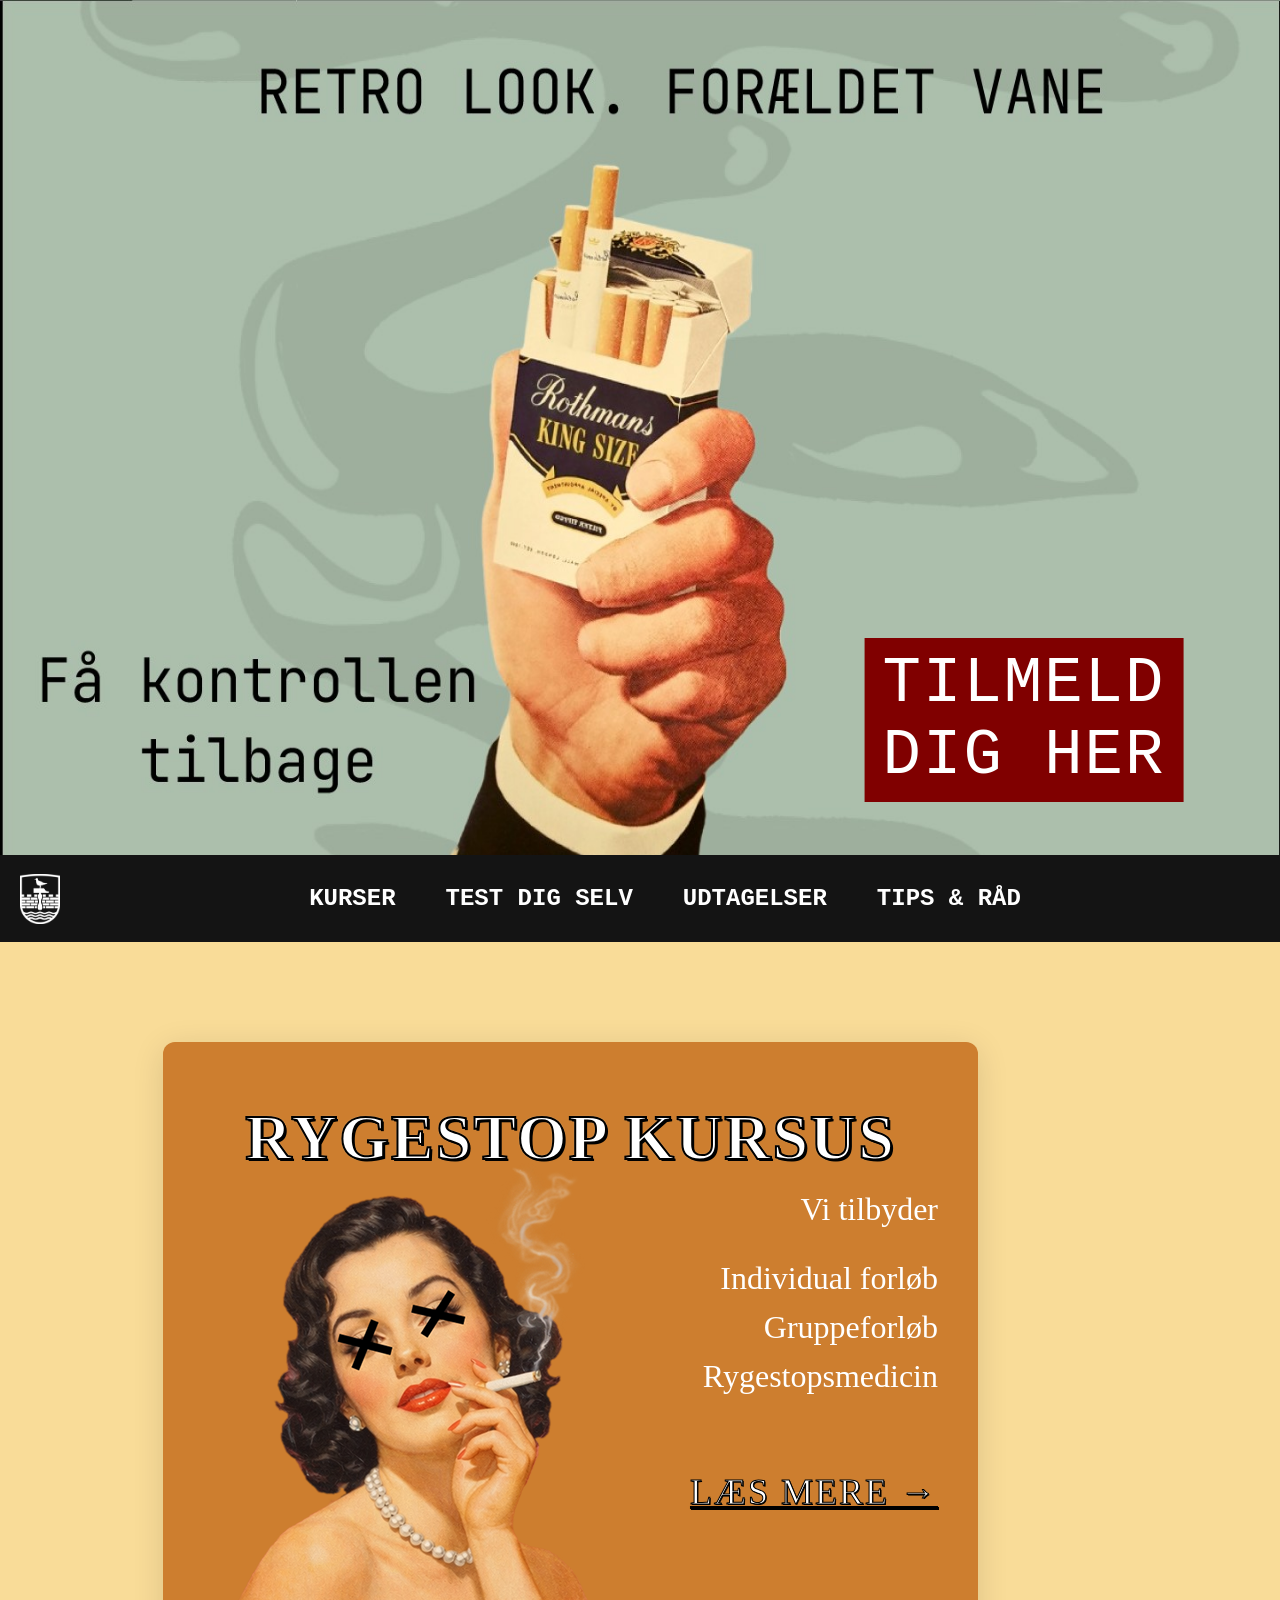
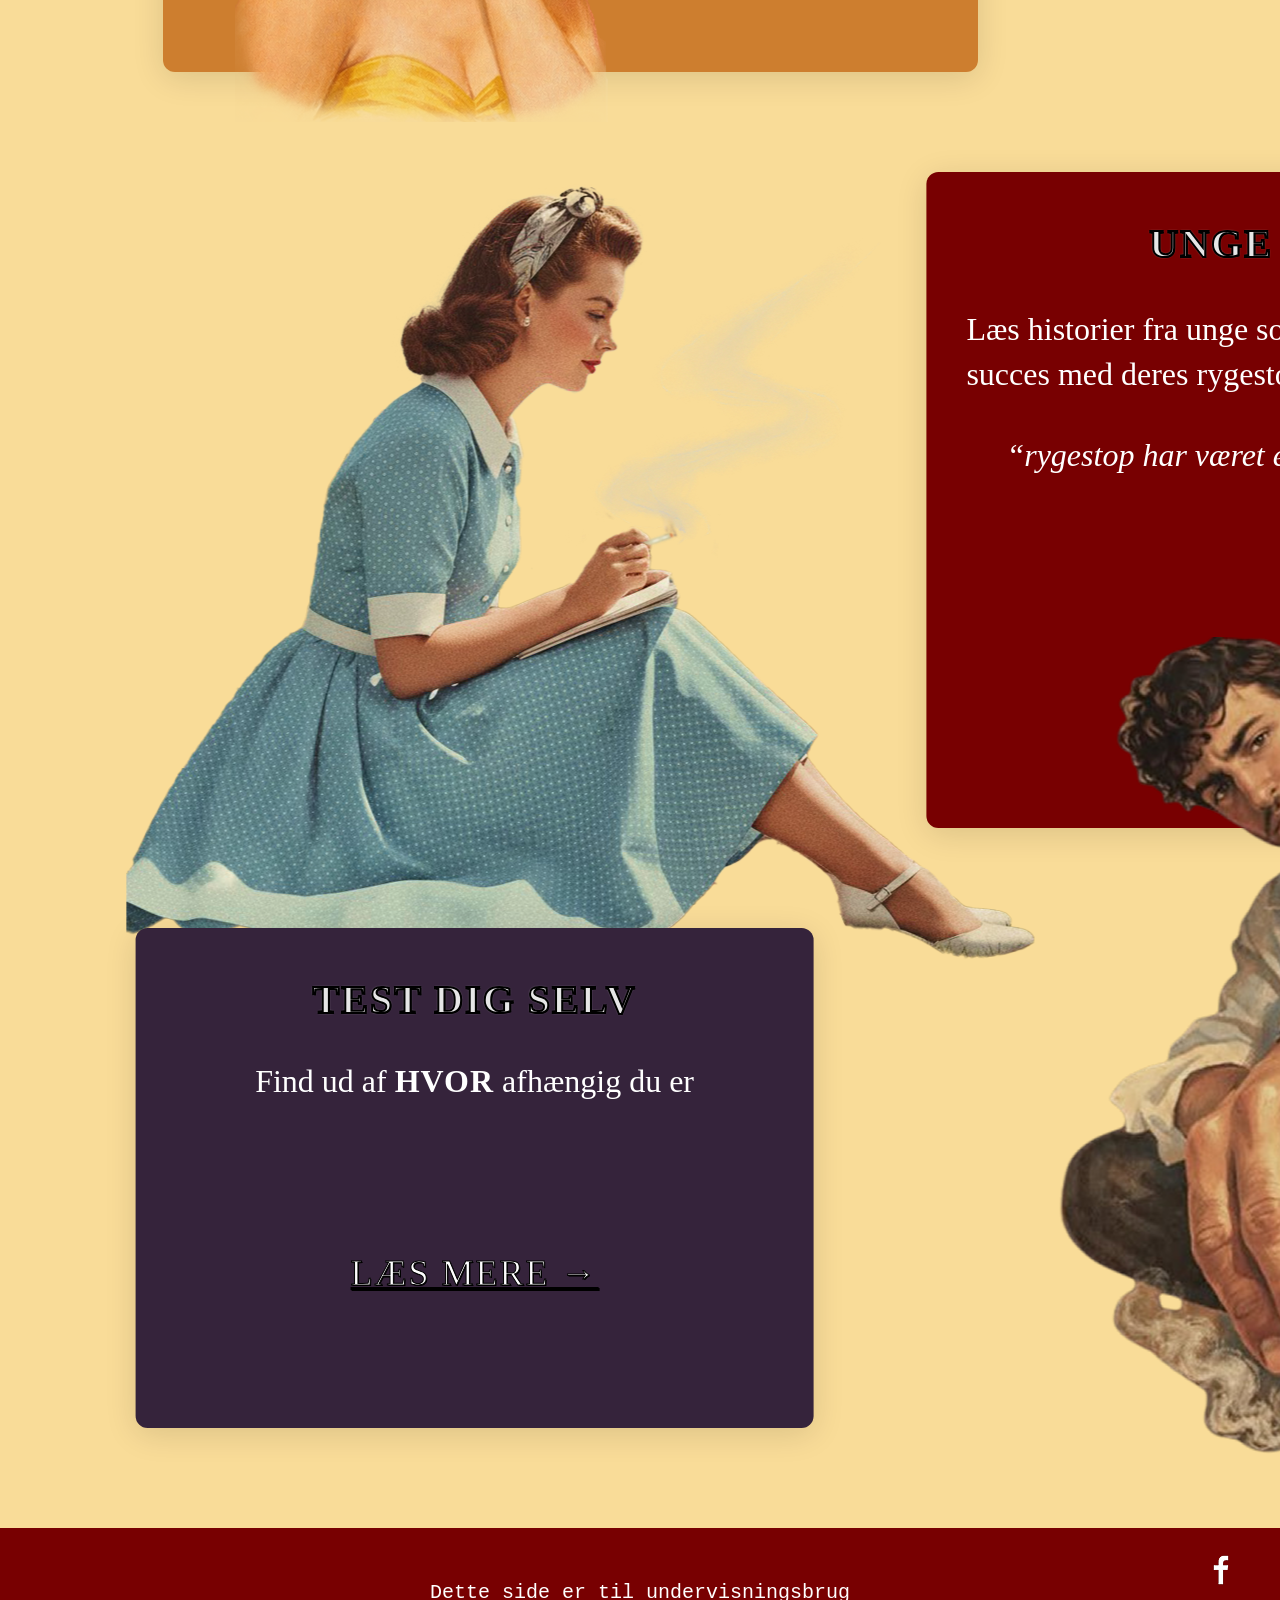
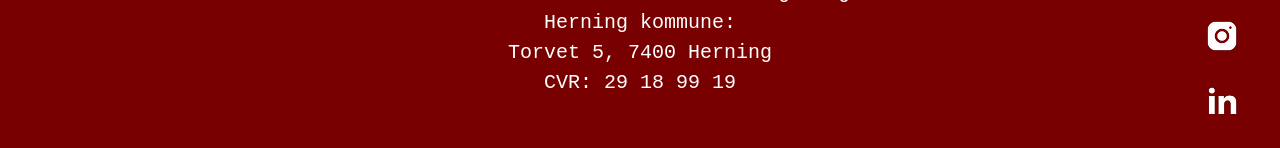
<file: index.html>
<!DOCTYPE html>
<html lang="en">
<head>
    <meta charset="UTF-8">
    <meta name="robots" content="noindex,nofollow">
    <meta name="viewport" content="width=device-width, initial-scale=1.0">
    <link rel="stylesheet" href="style-index.css" >
    <title>Niktinstop-Herning Kommune</title>
</head>
<body>
   
    <hero-section>
    <img class ="hero-section" src="Billede/hero.jpg" alt="Hero Image"> 
    <cta-button class="cta-button"><a href="kurser.html">TILMELD DIG HER</a></cta-button>
 </hero-section>
 <nav class="navbar">
        <a href="index.html"><img class="site-logo" src="Billede/hk_byvaaben_neg-uden-tekst.png" alt="Logo"></a>
        <a href="kurser.html"><b>KURSER</b></a>
        <a href="test.html">TEST DIG SELV</a>
        <a href="unge.html">UDTAGELSER</a>
        <a href="råd.html">TIPS & RÅD</a>
    </nav>
    <div class="yellow-card">
        <h2>RYGESTOP KURSUS</h2>
        <div class="subtitle">Vi tilbyder</div>
        <ul>
            <li>Individual forløb</li>
            <li>Gruppeforløb</li>
            <li>Rygestopsmedicin</li>
        </ul>
        <img class="cross-eyes" src="Billede/DarkHairWomanCloseUpCrossed.png" alt="Cross Eyes">
        <a class="yellow-cta" href="kurser.html">LÆS MERE &rarr;</a>
    </div>
    <div class="red-card">
        <h2>UNGE SOM DIG</h2>
        <p>
            Læs historier fra unge som har haft<br>
            succes med deres rygestop
        </p>
        <blockquote>
            “rygestop har været en succes for mig”
        </blockquote>
        <a class="red-cta" href="unge.html">LÆS MERE &rarr;</a>
        <img class="sitting" src="Billede/50sgirlsittingdown3.png" alt="Sitting">
    </div>
      <div class="purple-card">
        <h2>TEST DIG SELV</h2>
        <p>Find ud af <b>HVOR</b> afhængig du er</p>
        <a class="purple-cta" href="test.html">LÆS MERE &rarr;</a>
        <img class="thinking" src="Billede/man-front.png" alt="smoking-man">
    </div>
    
<!--Footeren-->
    <footer class="main-footer">
        <div class="footer-info">
            <p>Dette side er til undervisningsbrug</p>
            <address>
                Herning kommune:<br>
                Torvet 5, 7400 Herning<br>
                CVR: 29 18 99 19
            </address>
        </div>
        <div class="footer-socials">
            <a href="https://www.facebook.com/herningkommune"><img src="Billede/Facebook.png" alt="facebook"></a>
            <a href="https://www.instagram.com/herningkommune/"><img src="Billede/Instagram.png" alt="instagram"></a>
            <a href="https://www.linkedin.com/company/herning-kommune?originalSubdomain=dk"><img src="Billede/LinkedIn.png" alt="linkedin"></a>
        </div>
    </footer>
</body>
</html>
</file>
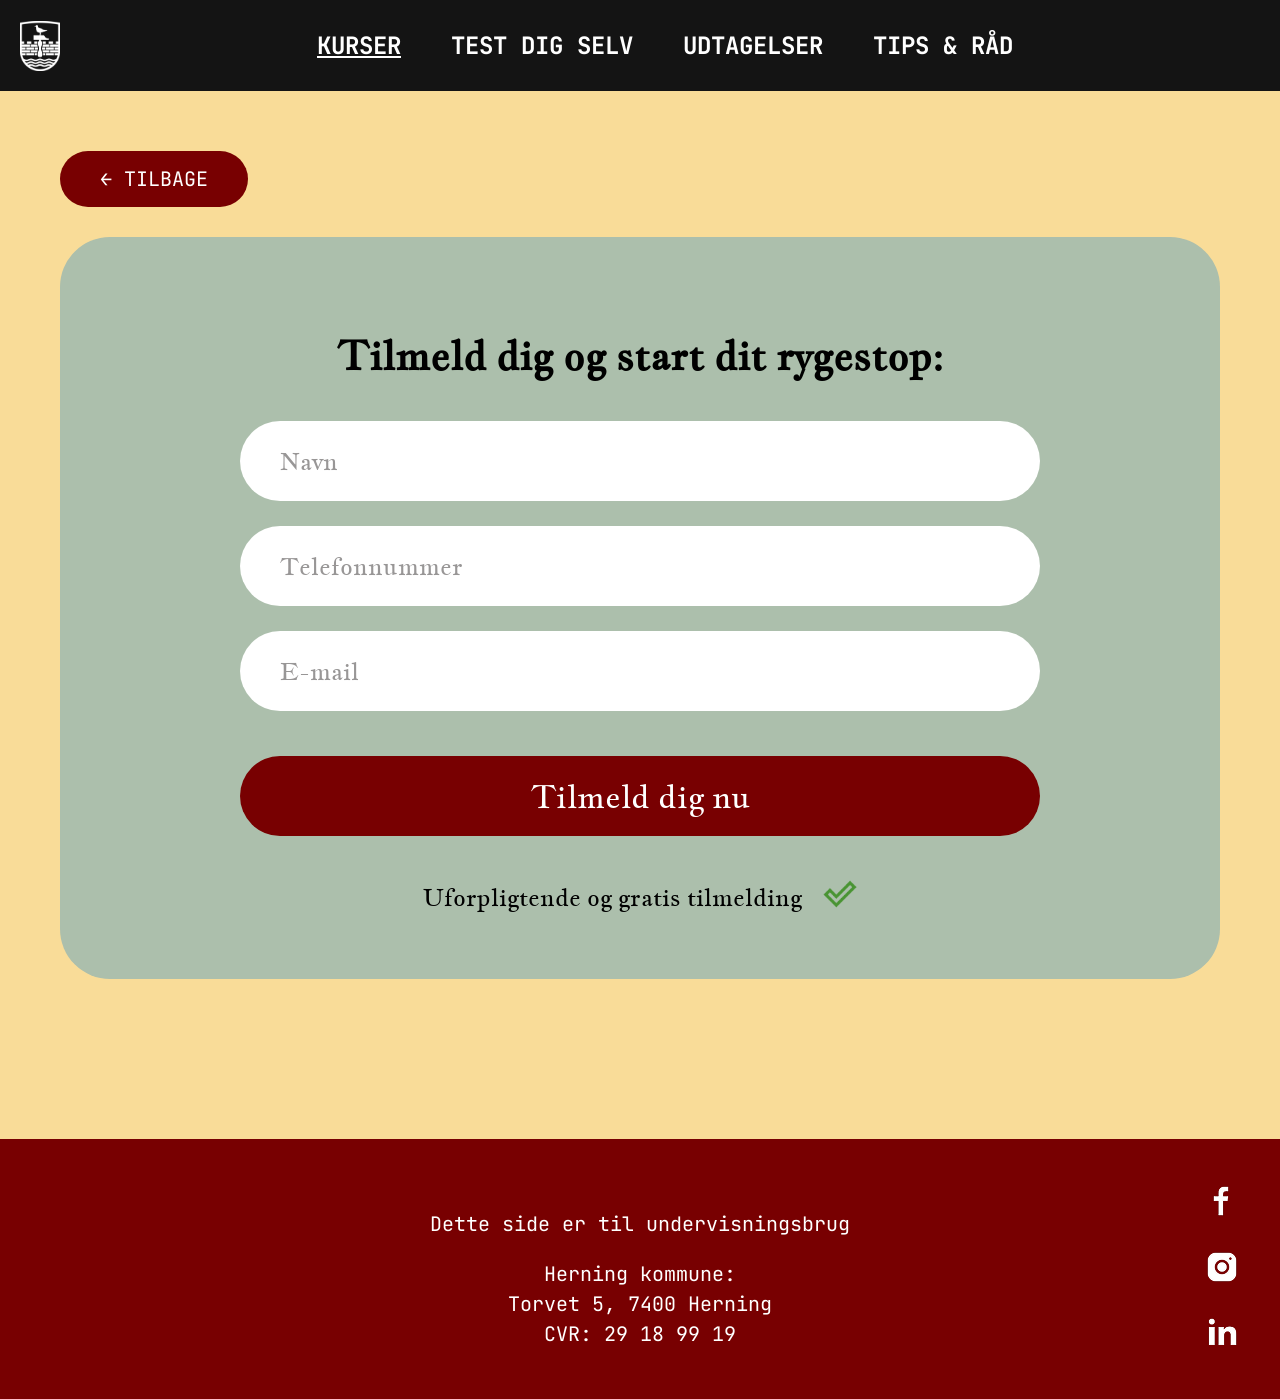
<file: formular.html>
<!DOCTYPE html>
<html lang="da">
<head>
    <meta charset="UTF-8">
    <meta name="viewport" content="width=device-width, initial-scale=1.0">
    <meta name="robots" content="noindex,nofollow">
    <title>Rygestop Tilmelding - Herning Kommune</title>
    <link rel="stylesheet" href="style-formular.css">
    <link href="https://fonts.googleapis.com/css2?family=Jacques+Francois&family=JetBrains+Mono:wght@400&display=swap" rel="stylesheet">
</head>
<body>


    <nav class="navbar">  
        <a href="index.html"><img class="site-logo" src="Billede/hk_byvaaben_neg-uden-tekst.png" alt="Logo"></a>
        <b>KURSER </b>
        <a href="test.html">TEST DIG SELV</a>
        <a href="unge.html">UDTAGELSER</a>
        <a href="råd.html">TIPS & RÅD</a>
    </nav>

    <!--Tilbage knappen på tilmeldingsformular-->
    <main class="content-wrapper">
        <a href="kurser.html" class="back-button">← TILBAGE</a>

        <section class="form-container">
            <h1>Tilmeld dig og start dit rygestop:</h1>
            
            <form>
                <div class="input-group">
                    <input type="text" placeholder="Navn" aria-label="Navn">
                </div>
                
                <div class="input-group">
                    <input type="tel" placeholder="Telefonnummer" aria-label="Telefonnummer">
                </div>
                
                <div class="input-group">
                    <input type="email" placeholder="E-mail" aria-label="E-mail">
                </div>

                <button type="submit" class="submit-btn">Tilmeld dig nu</button>
            </form>

            <div class="info-footer">
                <span>Uforpligtende og gratis tilmelding</span>
                <div class="checkmark">
                    <img src="Billede/check.png" alt="Check Icon" class="check-icon">
                </div>
            </div>
        </section>
    </main>


    <footer class="main-footer">
        <div class="footer-info">
            <p>Dette side er til undervisningsbrug</p>
            <address>
                Herning kommune:<br>
                Torvet 5, 7400 Herning<br>
                CVR: 29 18 99 19
            </address>
        </div>
        <div class="footer-socials">
            <a href="https://www.facebook.com/herningkommune"><img src="Billede/Facebook.png" alt="facebook"></a>
            <a href="https://www.instagram.com/herningkommune/"><img src="Billede/Instagram.png" alt="instagram"></a>
            <a href="https://www.linkedin.com/company/herning-kommune?originalSubdomain=dk"><img src="Billede/LinkedIn.png" alt="linkedin"></a>
        </div>
    </footer>

</body>
</html>
</file>
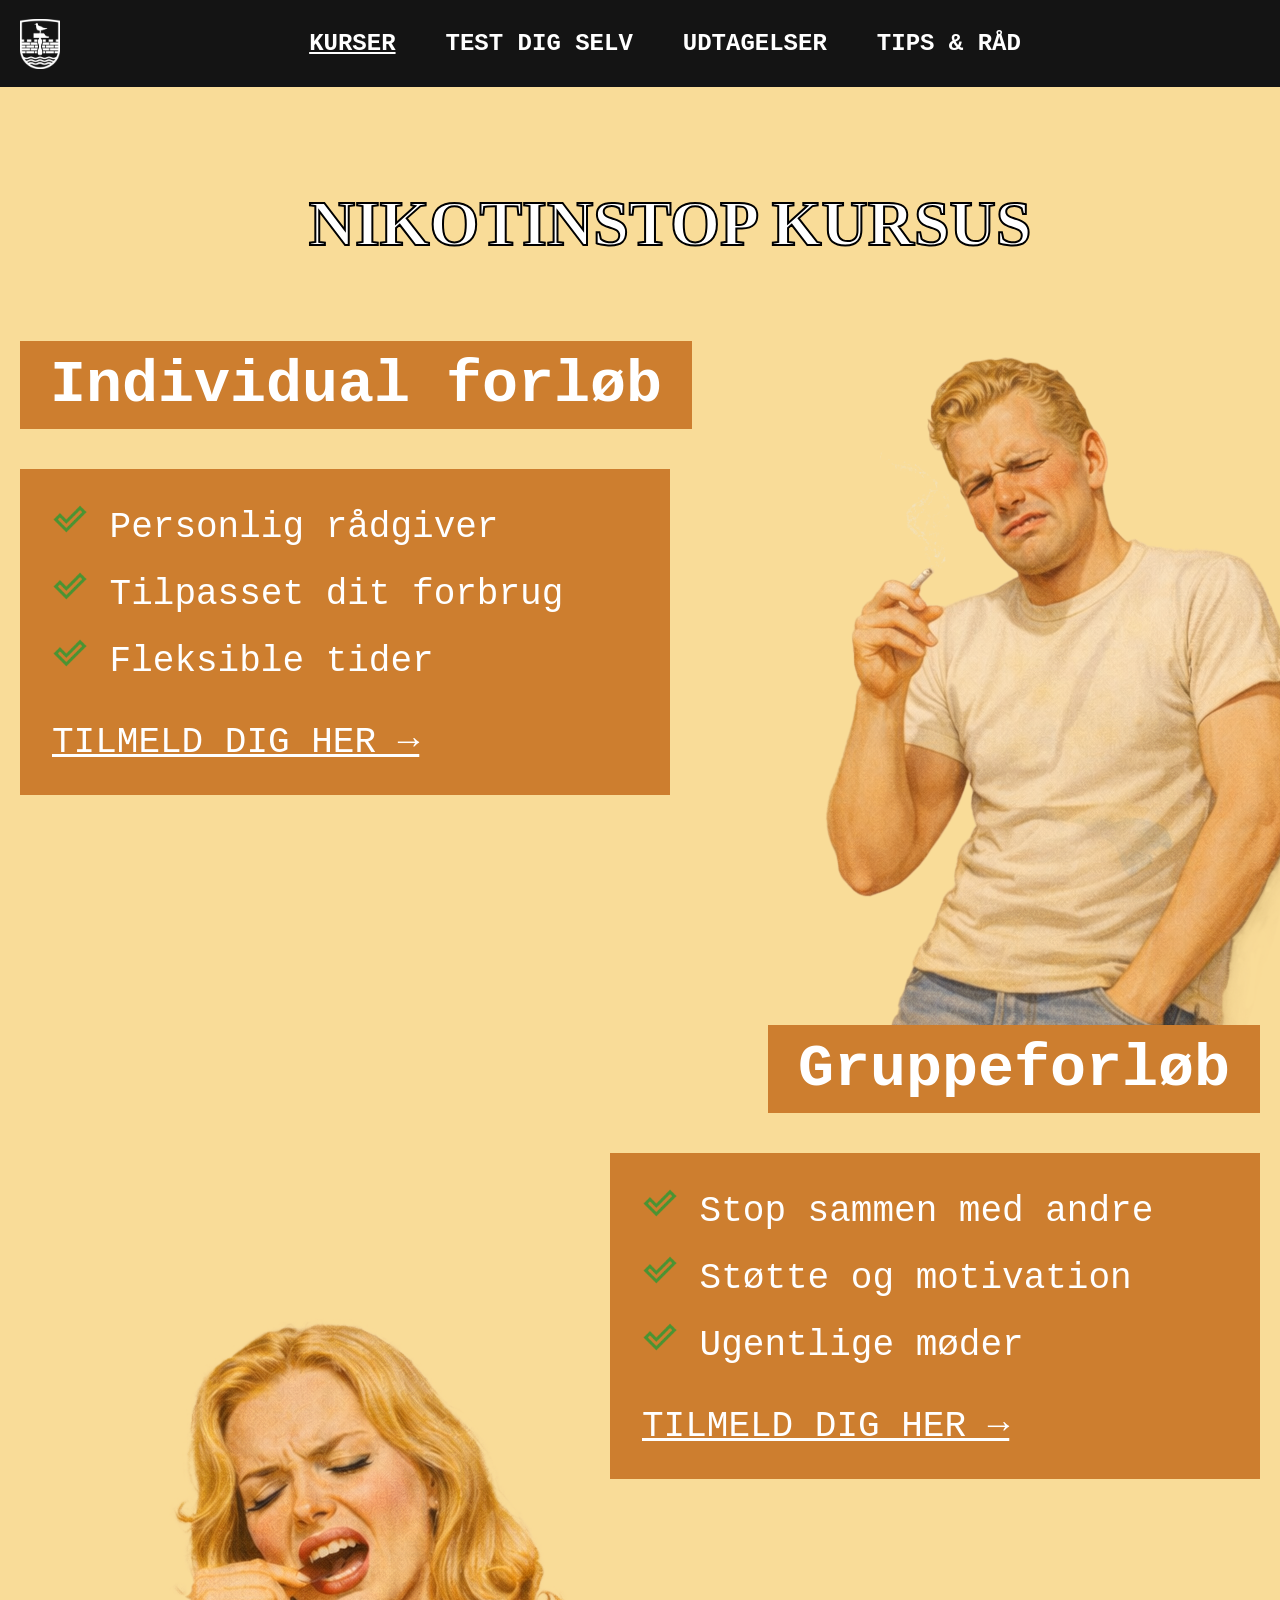
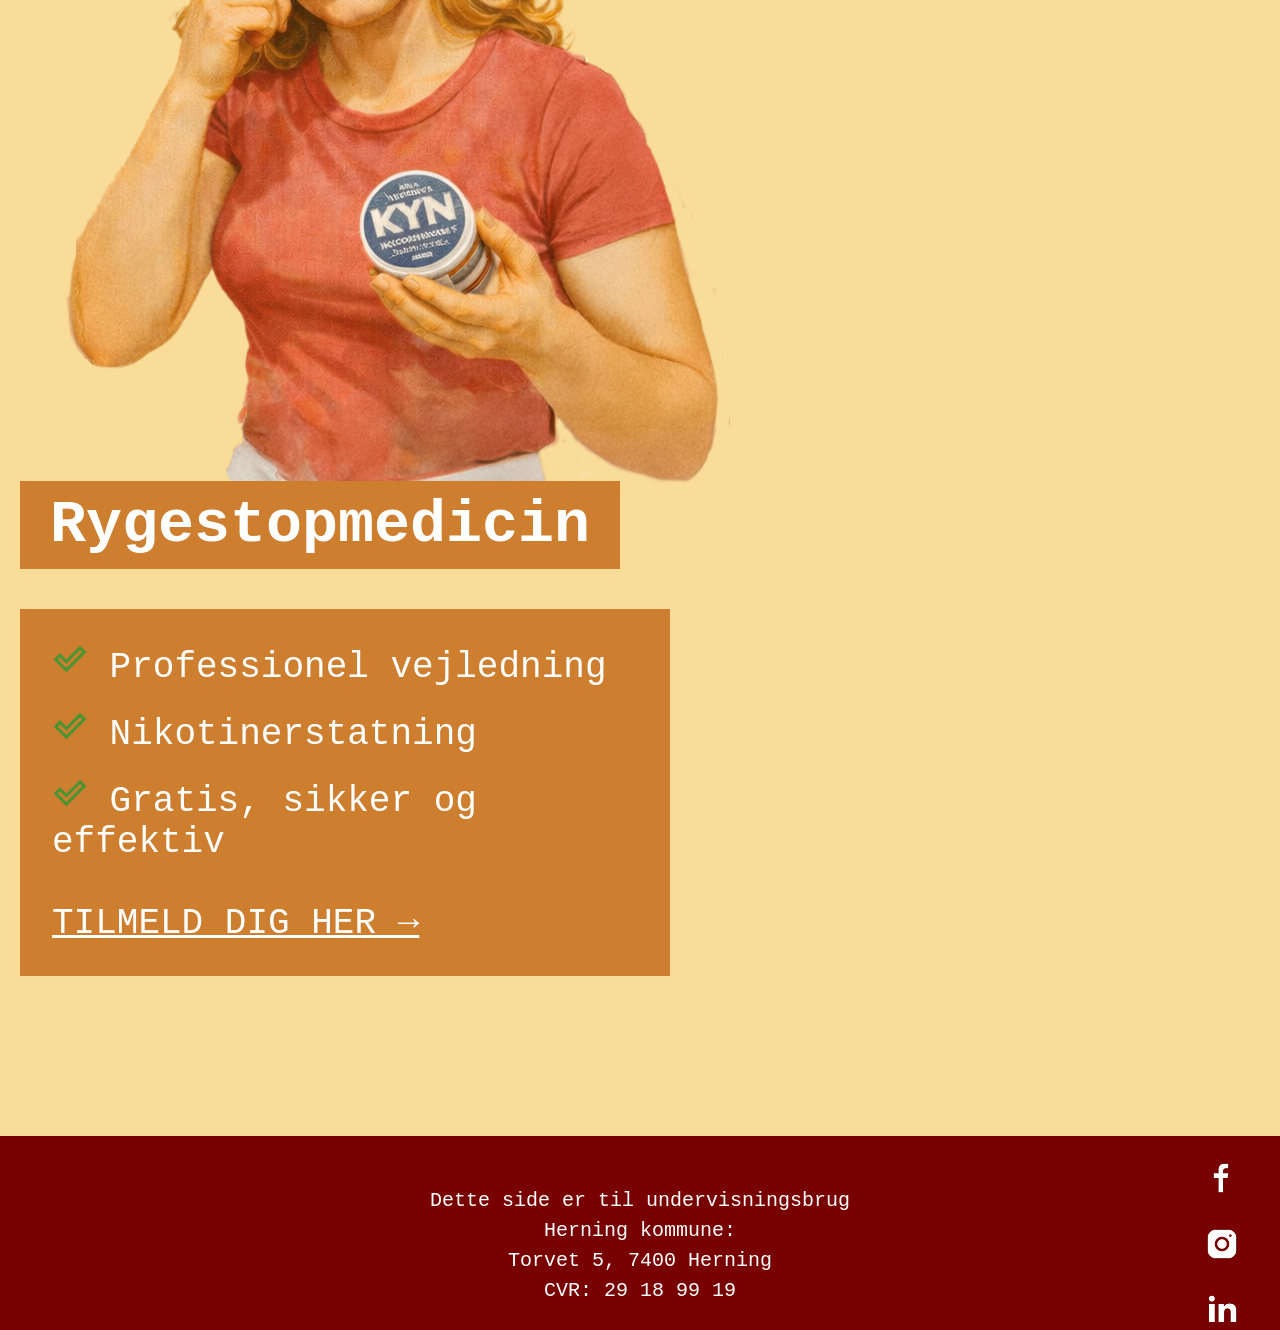
<file: kurser.html>
<!DOCTYPE html>
<html lang="da">
<head>
    <meta charset="UTF-8" >
    <meta name="robots" content="noindex,nofollow" >
    <meta name="viewport" content="width=device-width, initial-scale=1.0">
    <title>Nikotinstop Kursus</title>
    <link rel="stylesheet" href="style-kurser.css" >
    <!--Headeren-->
</head>
<body>
<!--navbar-->
    <nav class="navbar">
    <a href="index.html"><img class="site-logo" src="Billede/hk_byvaaben_neg-uden-tekst.png" alt="Logo"></a>
        <a href="kurser.html"><b>KURSER</b></a>
        <a href="test.html">TEST DIG SELV</a>
        <a href="unge.html">UDTAGELSER</a>
        <a href="råd.html">TIPS & RÅD</a>
    </nav>
    <div class="page">
 <h1 class="title">NIKOTINSTOP KURSUS</h1>

            <!-- Individual forløb -->
            <div class="course">
                <div class="card-header"><h2>Individual forløb</h2></div>
                <section class="card individual">
                    <h3 class="visually-hidden">Individual forløb</h3>
                    <ul>
                        <li><img src="Billede/check.png" alt="check mark"> Personlig rådgiver</li>
                        <li><img src="Billede/check.png" alt="check mark"> Tilpasset dit forbrug</li>
                        <li><img src="Billede/check.png" alt="check mark"> Fleksible tider</li>
                    </ul>
                    <a class="cta" href="formular.html">TILMELD DIG HER →</a>
                </section>
            </div>
            <img class ="illustration-course" src="Billede/A-smoke-man.png" alt="person quitting smoking">
            
            <!-- Gruppeforløb -->
            <div class="course">
                <div class="card-header"><h2>Gruppeforløb</h2></div>
                <section class="card group">
                    <h3 class="visually-hidden">Gruppeforløb</h3>
                    <ul>
                        <li><img src="Billede/check.png" alt="check mark"> Stop sammen med andre</li>
                        <li><img src="Billede/check.png" alt="check mark"> Støtte og motivation</li>
                        <li><img src="Billede/check.png" alt="check mark"> Ugentlige møder</li>
                    </ul>
                    <a class="cta" href="formular.html">TILMELD DIG HER →</a>
                </section>
            </div>

            <!-- Rygestopmedicin -->
            <div class="course">
                 <img class ="illustration-course2" src="Billede/A-smoke-women.png" alt="person quitting smoking">
                <div class="card-header"><h2>Rygestopmedicin</h2></div>
                <section class="card medicin">        
                    <h3 class="visually-hidden">Rygestopmedicin</h3>
                    <ul>
                        <li><img src="Billede/check.png" alt="check mark"> Professionel vejledning</li>
                        <li><img src="Billede/check.png" alt="check mark"> Nikotinerstatning</li>
                        <li><img src="Billede/check.png" alt="check mark"> Gratis, sikker og effektiv</li>
                    </ul>
                    <a class="cta" href="formular.html">TILMELD DIG HER →</a>
                </section>
            </div>
</div>
<!--Footeren-->
    <footer class="main-footer">
        <div class="footer-info">
            <p>Dette side er til undervisningsbrug</p>
            <address>
                Herning kommune:<br>
                Torvet 5, 7400 Herning<br>
                CVR: 29 18 99 19
            </address>
        </div>
        <div class="footer-socials">
            <a href="https://www.facebook.com/herningkommune"><img src="Billede/Facebook.png" alt="facebook"></a>
            <a href="https://www.instagram.com/herningkommune/"><img src="Billede/Instagram.png" alt="instagram"></a>
            <a href="https://www.linkedin.com/company/herning-kommune?originalSubdomain=dk"><img src="Billede/LinkedIn.png" alt="linkedin"></a>
        </div>
    </footer>
</body>
</html>
</file>
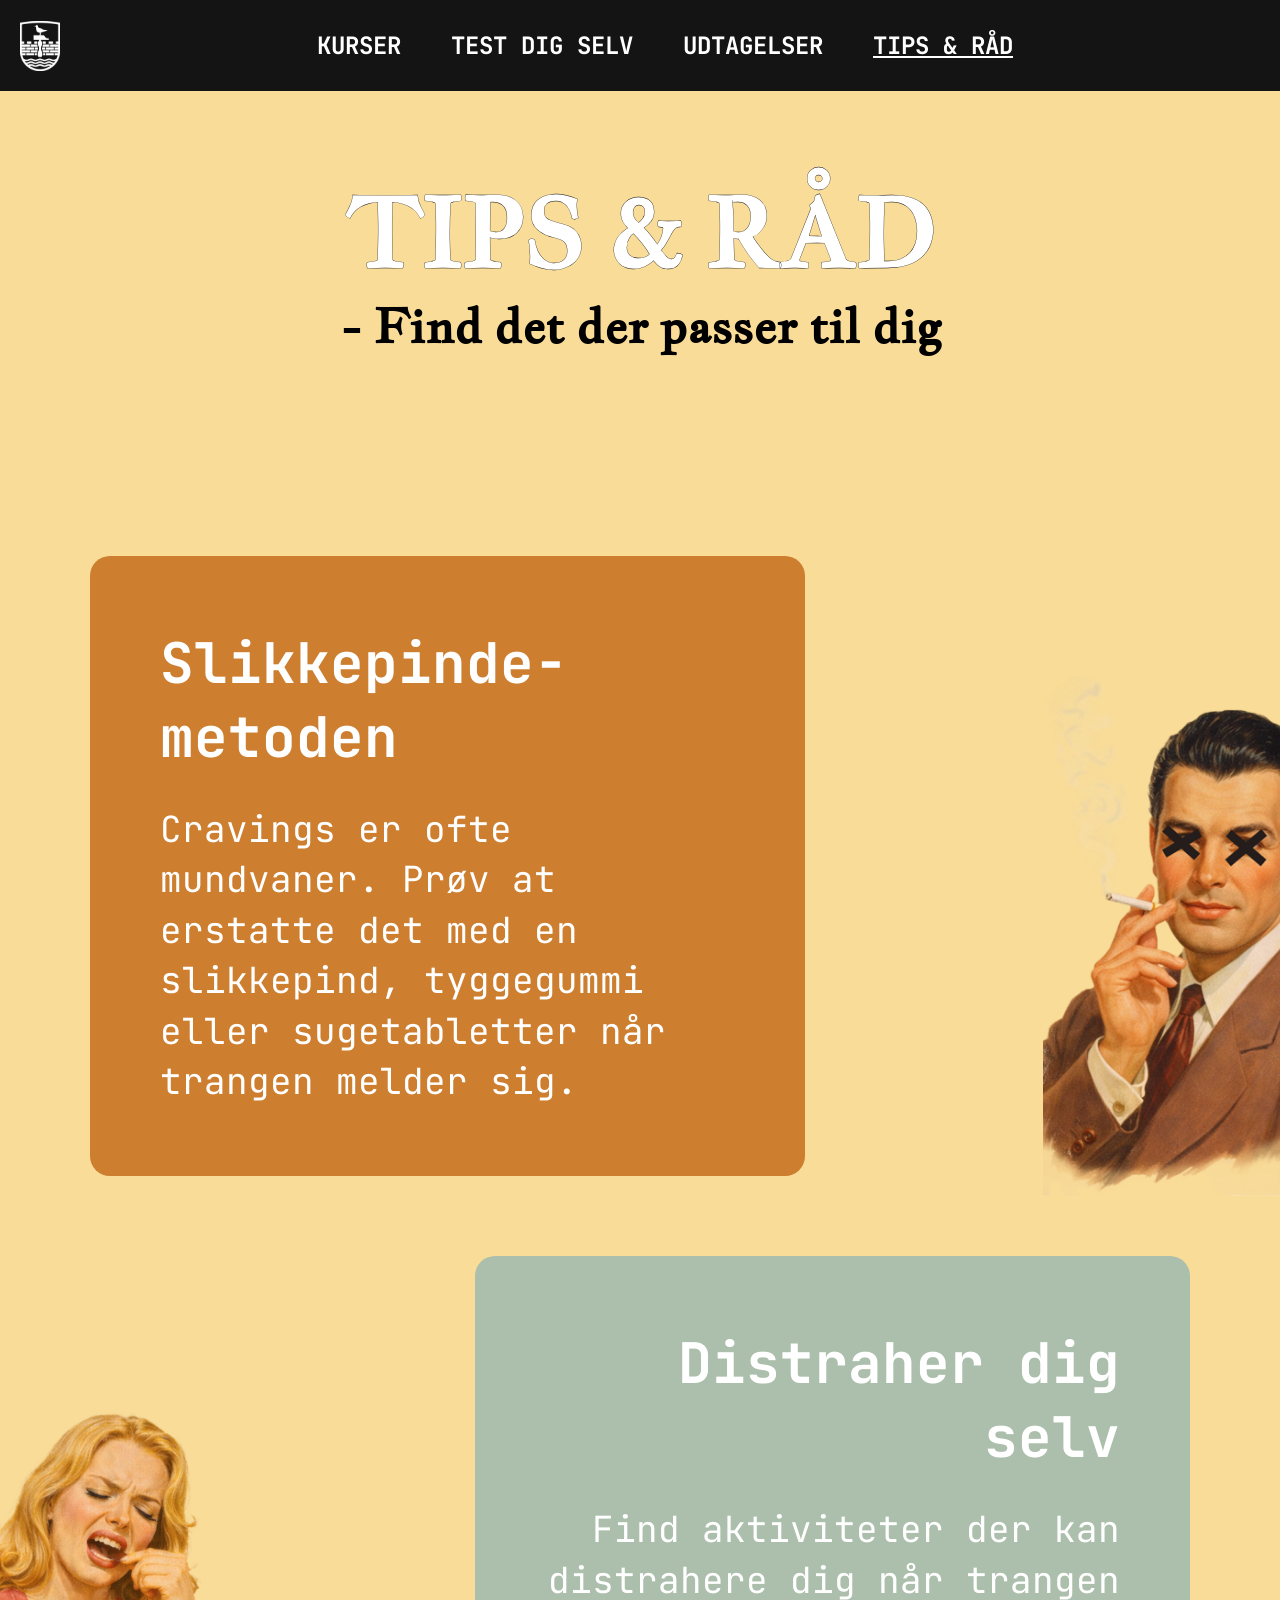
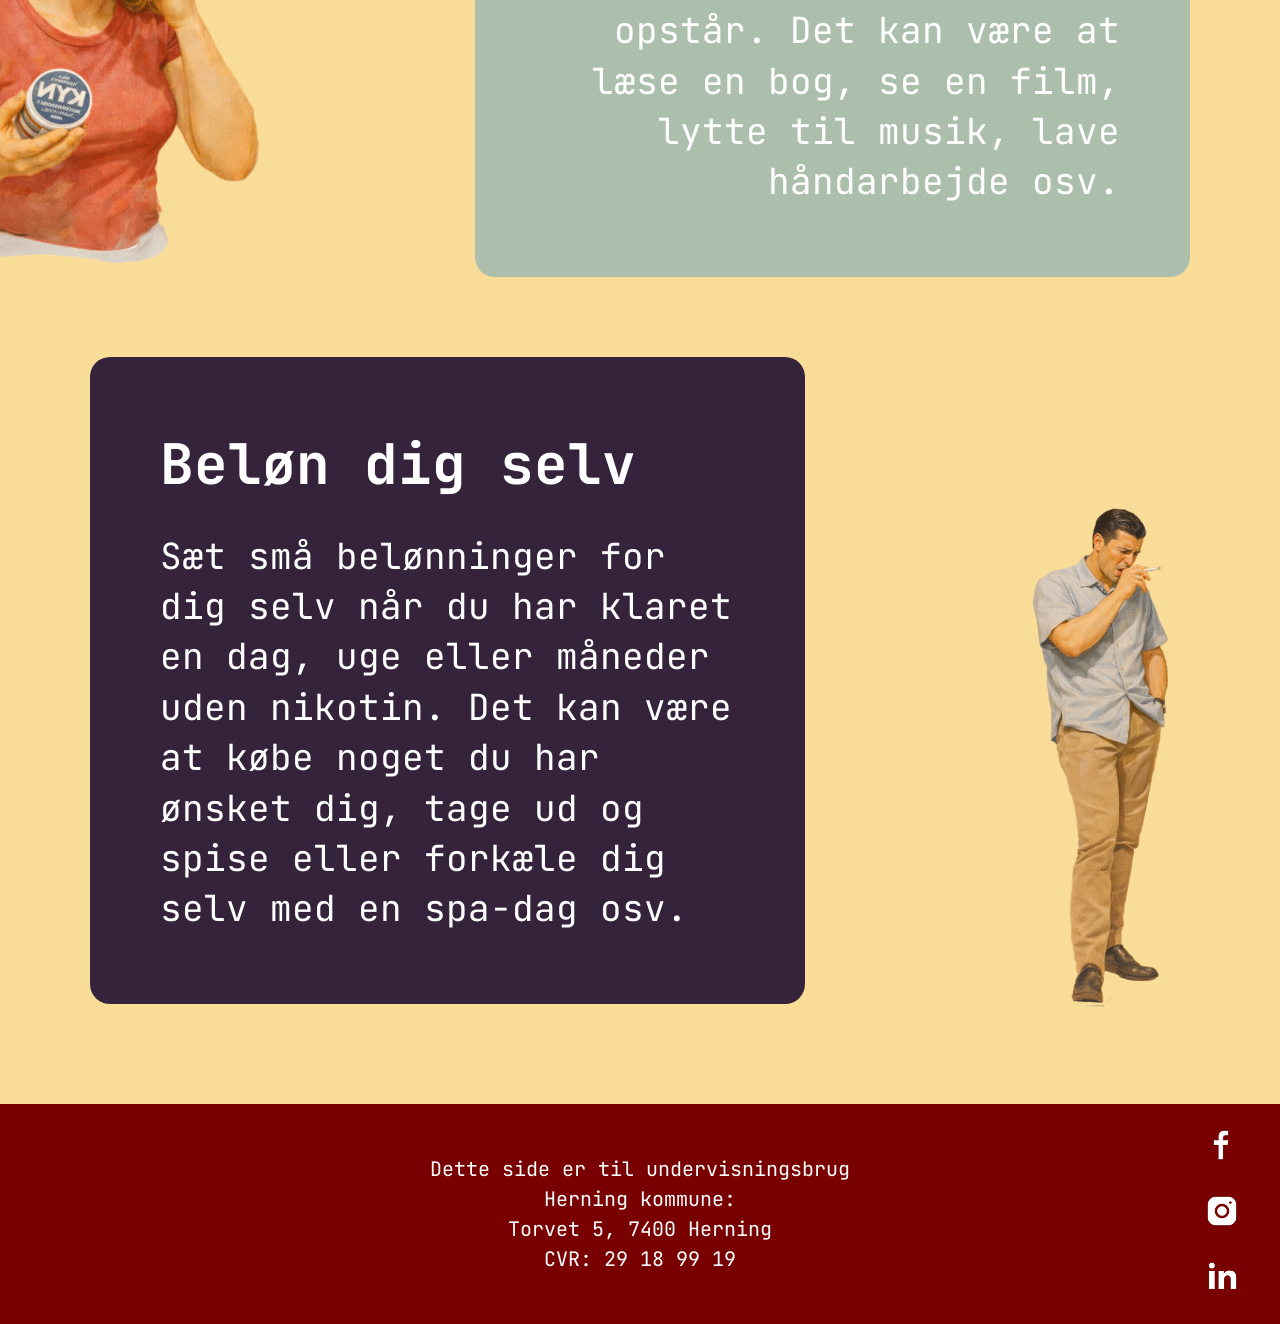
<file: råd.html>
<!DOCTYPE html>
<html lang="da">
<head>
    <meta charset="UTF-8">
    <meta name="viewport" content="width=device-width, initial-scale=1.0">
    <meta name="robots" content="noindex,nofollow">
    <title>Tips og Råd - Herning kommune</title>
    <link rel="stylesheet" href="style-råd.css">
    <link href="https://fonts.googleapis.com/css2?family=Jacques+Francois&family=JetBrains+Mono:wght@400;700&display=swap" rel="stylesheet">
</head>
<body>
    <nav class="navbar">
        <a href="index.html"><img class="site-logo" src="Billede/hk_byvaaben_neg-uden-tekst.png" alt="Logo"></a>
        <a href="kurser.html">KURSER</a>
        <a href="test.html">TEST DIG SELV</a>
        <a href="unge.html">UDTAGELSER</a>
    <b>TIPS & RÅD</b>
    </nav>

<main class="page">
    <section class="hero">
        <h1>TIPS & RÅD</h1>
        <h2>- Find det der passer til dig</h2>
    </section>

<!--section 1 - orange card, lollipop-->
    <section class="section">
    <div class="card orange">
        <h3>Slikkepinde-metoden</h3>
        <p>
            Cravings er ofte mundvaner. Prøv at erstatte det med en slikkepind,
            tyggegummi eller sugetabletter når trangen melder sig.
        </p>
    </div>

    <img class="illustration right"
         src="Billede/DarkManCloseUpCrossed.png" alt="man-smoking">
</section>

<!--section 2 - green card, distraction -->
<section class="section">
    <div class="card green right-align">
        <h3>Distraher dig selv</h3>
        <p>
            Find aktiviteter der kan distrahere dig når trangen opstår.
            Det kan være at læse en bog, se en film, lytte til musik,
            lave håndarbejde osv.
        </p>
    </div>

    <img class="illustration left"
         src="Billede/NicotinAd.png" alt="Xyz">
</section>

<!--section 3 - purple card, prices -->
<section class="section">
    <div class="card purple">
        <h3>Beløn dig selv</h3>
        <p>
            Sæt små belønninger for dig selv når du har klaret en dag, uge eller måneder uden nikotin. Det kan være at købe noget du har ønsket dig, tage ud og spise eller forkæle dig selv med en spa-dag osv.
        </p>
    </div>

    <img class="illustration right"
         src="Billede/ManFullFigureSmoking.png" alt="full-man-smoking">
</section>
</main>

    <footer class="main-footer">
        <div class="footer-info">
            <p>Dette side er til undervisningsbrug</p>
            <address>
                Herning kommune:<br>
                Torvet 5, 7400 Herning<br>
                CVR: 29 18 99 19
            </address>
        </div>
         <div class="footer-socials">
            <a href="https://www.facebook.com/herningkommune"><img src="Billede/Facebook.png" alt="facebook"></a>
            <a href="https://www.instagram.com/herningkommune/"><img src="Billede/Instagram.png" alt="instagram"></a>
            <a href="https://www.linkedin.com/company/herning-kommune?originalSubdomain=dk"><img src="Billede/LinkedIn.png" alt="linkedin"></a>
        </div>
    </footer>

</body>
</html>
</file>
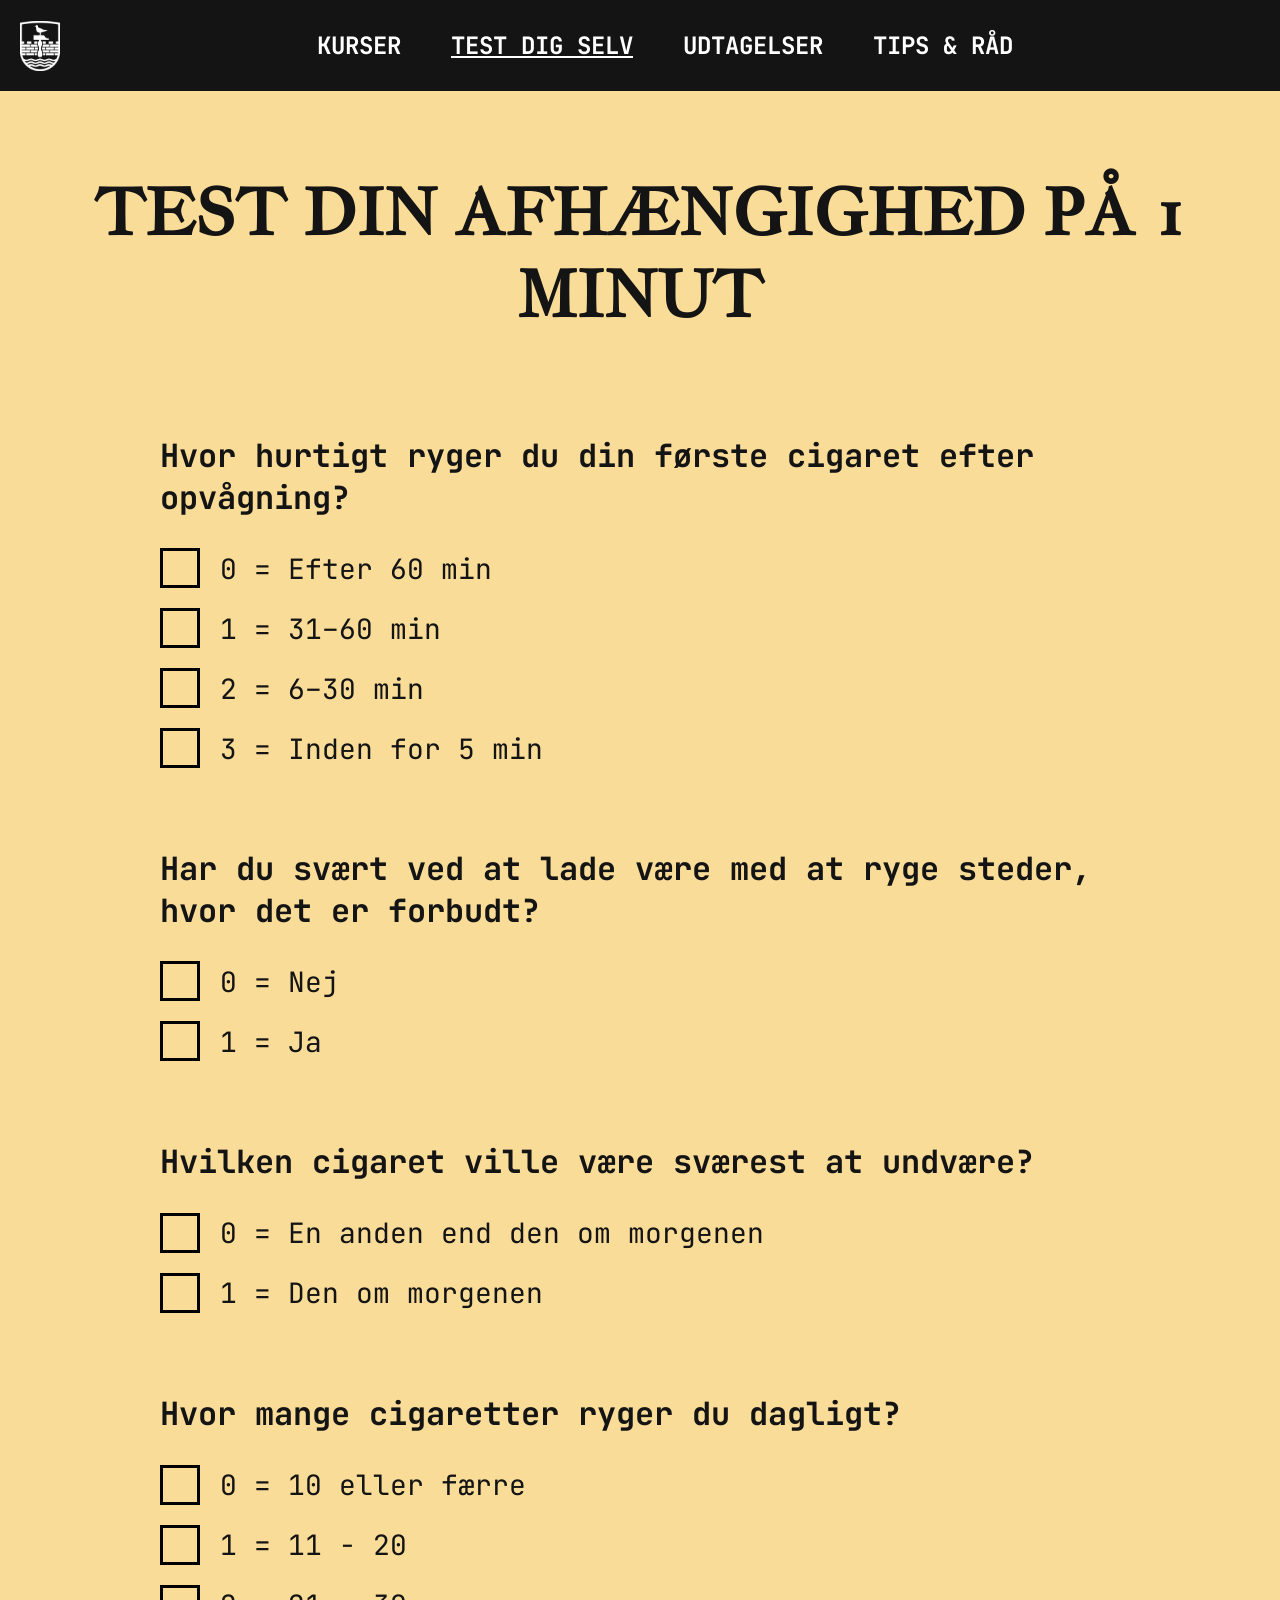
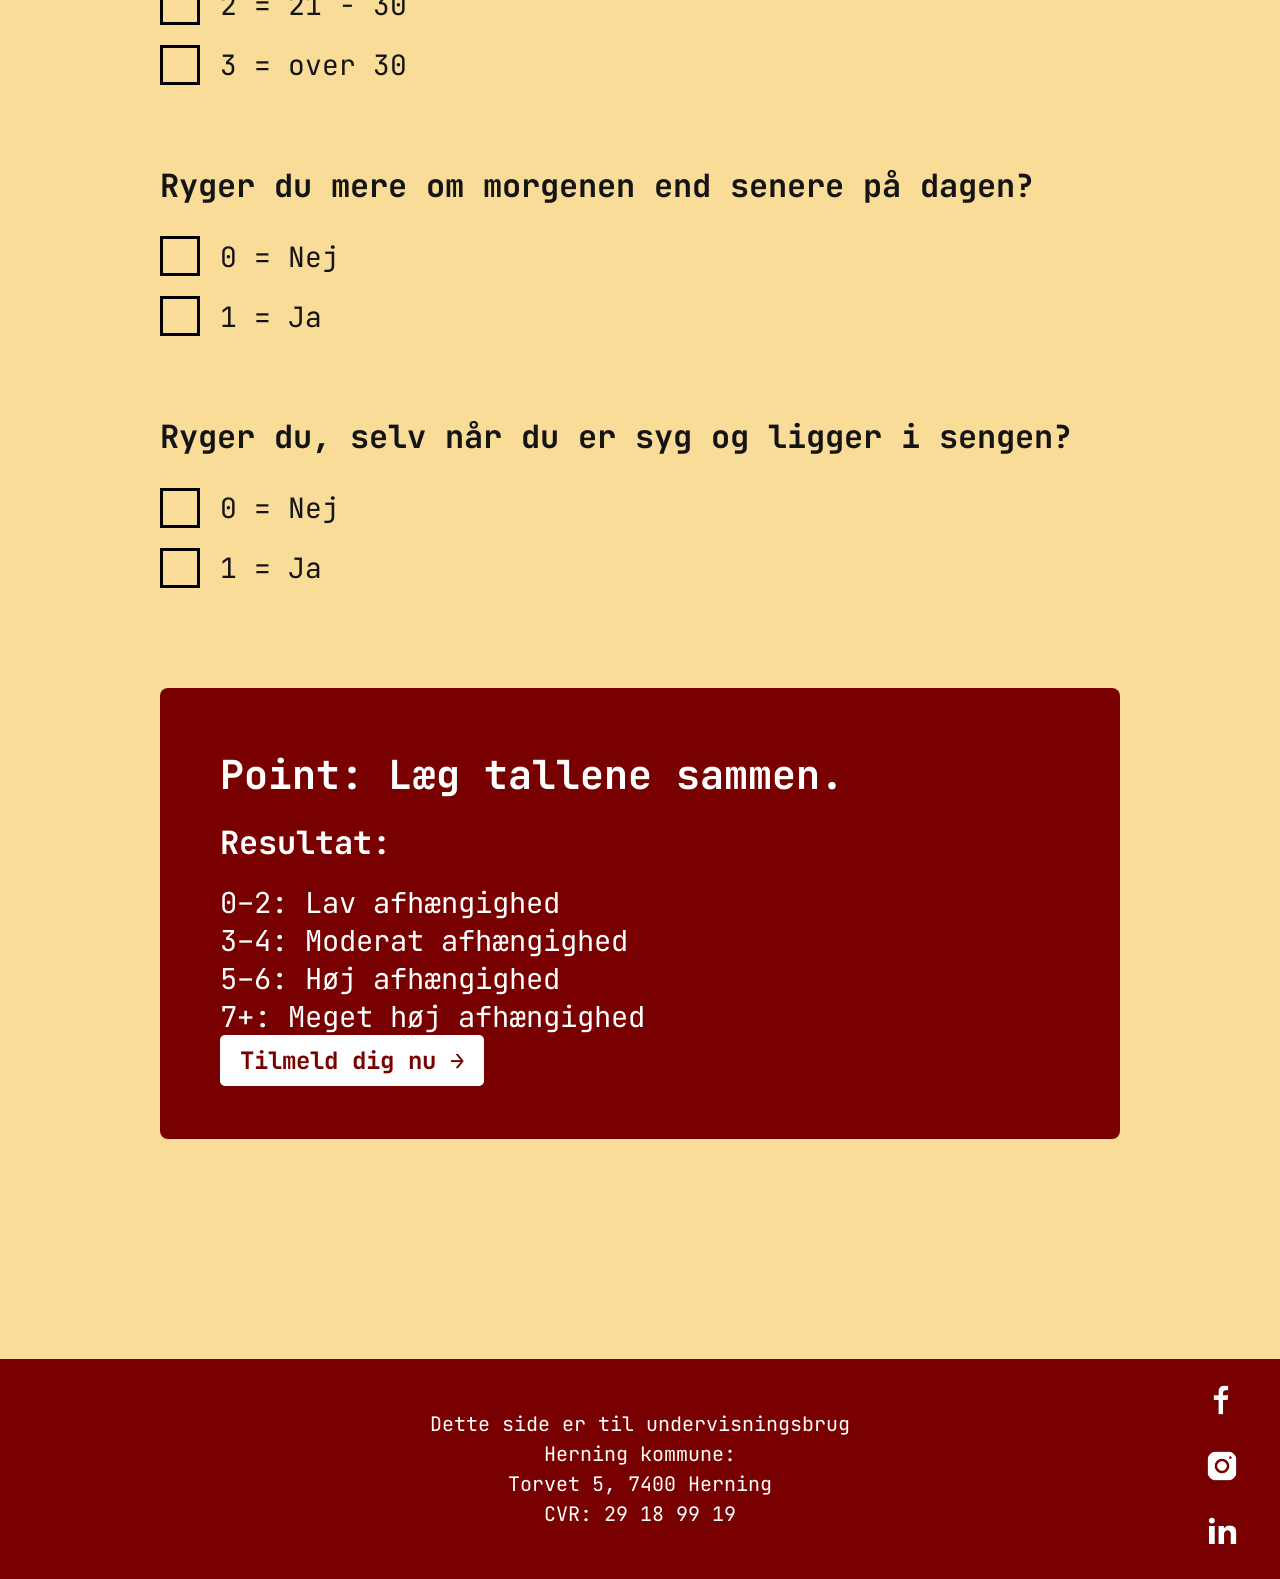
<file: test.html>
<!DOCTYPE html>
<html lang="da">
<head>
    <meta charset="UTF-8">
    <meta name="viewport" content="width=device-width, initial-scale=1.0">
    <meta name="robots" content="noindex,nofollow">
    <title>Test din afhængighed</title>
    <link rel="stylesheet" href="style-test.css">
    <link href="https://fonts.googleapis.com/css2?family=Jacques+Francois&family=JetBrains+Mono:wght@400;700&display=swap" rel="stylesheet">
</head>
<body>
    <nav class="navbar">
        <a href="index.html"><img class="site-logo" src="Billede/hk_byvaaben_neg-uden-tekst.png" alt="Logo"></a>
        <a href="kurser.html">KURSER</a>
    <b>TEST DIG SELV</b>
        <a href="unge.html">UDTAGELSER</a>
        <a href="råd.html">TIPS & RÅD</a>
    </nav>

<header class="hero">
        <h1>TEST DIN AFHÆNGIGHED PÅ 1 MINUT</h1>
    </header>
<main>
        <form class="addiction-test">
            <section class="question-block">
                <h2>Hvor hurtigt ryger du din første cigaret efter opvågning?</h2>
                <div class="options">
                    <label class="option"><input type="radio" name="q1" value="0"> <span>0 = Efter 60 min</span></label>
                    <label class="option"><input type="radio" name="q1" value="1"> <span>1 = 31–60 min</span></label>
                    <label class="option"><input type="radio" name="q1" value="2"> <span>2 = 6–30 min</span></label>
                    <label class="option"><input type="radio" name="q1" value="3"> <span>3 = Inden for 5 min</span></label>
                </div>
            </section>

            <section class="question-block">
                <h2>Har du svært ved at lade være med at ryge steder, hvor det er forbudt?</h2>
                <div class="options">
                    <label class="option"><input type="radio" name="q2" value="0"> <span>0 = Nej</span></label>
                    <label class="option"><input type="radio" name="q2" value="1"> <span>1 = Ja</span></label>
                </div>
            </section>

            <section class="question-block">
                <h2>Hvilken cigaret ville være sværest at undvære?</h2>
                <div class="options">
                    <label class="option"><input type="radio" name="q3" value="0"> <span>0 = En anden end den om morgenen</span></label>
                    <label class="option"><input type="radio" name="q3" value="1"> <span>1 = Den om morgenen</span></label>
                </div>
            </section>

            <section class="question-block">
                <h2>Hvor mange cigaretter ryger du dagligt?</h2>
                <div class="options">
                    <label class="option"><input type="radio" name="q4" value="0"> <span>0 = 10 eller færre</span></label>
                    <label class="option"><input type="radio" name="q4" value="1"> <span>1 = 11 - 20</span></label>
                    <label class="option"><input type="radio" name="q4" value="2"> <span>2 = 21 - 30</span></label>
                    <label class="option"><input type="radio" name="q4" value="3"> <span>3 = over 30</span></label>
                </div>
            </section>

            <section class="question-block">
                <h2>Ryger du mere om morgenen end senere på dagen?</h2>
                <div class="options">
                    <label class="option"><input type="radio" name="q5" value="0"> <span>0 = Nej</span></label>
                    <label class="option"><input type="radio" name="q5" value="1"> <span>1 = Ja</span></label>
                </div>
            </section>

            <section class="question-block">
                <h2>Ryger du, selv når du er syg og ligger i sengen?</h2>
                <div class="options">
                    <label class="option"><input type="radio" name="q6" value="0"> <span>0 = Nej</span></label>
                    <label class="option"><input type="radio" name="q6" value="1"> <span>1 = Ja</span></label>
                </div>
            </section>

            <section class="result-container">
                <div class="result-content">
                    <h3>Point: Læg tallene sammen.</h3>
                    <p><strong>Resultat:</strong></p>
                    <ul>
                        <li>0–2: Lav afhængighed</li>
                        <li>3–4: Moderat afhængighed</li>
                        <li>5–6: Høj afhængighed</li>
                        <li>7+: Meget høj afhængighed</li>
                    </ul>
                     <p> <a class="btn-cta" href="formular.html">Tilmeld dig nu →</a> </p>
                </div>
            </section>
        </form>
    </main>

    <footer class="main-footer">
        <div class="footer-info">
            <p>Dette side er til undervisningsbrug</p>
            <address>
                Herning kommune:<br>
                Torvet 5, 7400 Herning<br>
                CVR: 29 18 99 19
            </address>
        </div>
         <div class="footer-socials">
            <a href="https://www.facebook.com/herningkommune"><img src="Billede/Facebook.png" alt="facebook"></a>
            <a href="https://www.instagram.com/herningkommune/"><img src="Billede/Instagram.png" alt="instagram"></a>
            <a href="https://www.linkedin.com/company/herning-kommune?originalSubdomain=dk"><img src="Billede/LinkedIn.png" alt="linkedin"></a>
        </div>
    </footer>
</body>
</html>
</file>
<file: style-index.css>
/* General Reset */
* {
    margin: 0;
    padding: 0;
    box-sizing: border-box;
}
html, body, div, span, applet, object, iframe,
h1, h2, h3, h4, h5, h6, p, blockquote, pre,       /* http://meyerweb.com/eric/tools/css/reset/ v2.0 | 20110126 License: none (public domain)*/
a, abbr, acronym, address, big, cite, code,
del, dfn, em, img, ins, kbd, q, s, samp,
small, strike, strong, sub, sup, tt, var,
b, u, i, center,
dl, dt, dd, ol, ul, li,
fieldset, form, label, legend,
table, caption, tbody, tfoot, thead, tr, th, td,
article, aside, canvas, details, embed, 
figure, figcaption, footer, header, hgroup, 
menu, nav, output, ruby, section, summary,
time, mark, audio, video {
	margin: 0;
	padding: 0;
	border: 0;
	font-size: 100%;
	font: inherit;
	vertical-align: baseline;
}
/* HTML5 display-role reset for older browsers */

body {
    font-family: Arial, sans-serif;  /* skrifttype */            
}
/* HTML5 display-role reset for older browsers */
article, aside, details, figcaption, figure, 
footer, header, hgroup, menu, nav, section {
	display: block;
}

/* Body */
body {
    background-color: #F9DC98;
    font-family: 'JetBrains Mono', monospace;
    color: #141414;
}

/* Navigation */
.navbar {
    background-color: #141414;
    position: sticky;
    top: 0;
    z-index: 1000;
    padding: 30px 20px;
    display: flex;
    justify-content: center;
    gap: 50px;
    flex-wrap: wrap;
}
.navbar a {
    color: white;
    text-decoration: none;
    font-size: 1.5rem;
    font-weight: bold;
}
.site-logo {
    position: absolute;
    left: 20px;
    top: 50%;
    transform: translateY(-50%);
    height: 50px;
    width: auto;
}

/* CTA Button */
.cta-button a {
    position: absolute;
    left: 80%;
    top: 80%;
    transform: translate(-50%, -50%);
    z-index: 10;
    background: #800000;
    color: #fff;
    font-family: 'JetBrains Mono', monospace;
    font-size: 64px;
    letter-spacing: 2px;
    text-transform: uppercase;
    text-align: center;
    padding: 8px 16px;
    box-shadow: 0 0 0 2px #800000;
    text-decoration: none;
}
.cta-button:hover { /* makes it change color when hovering */
    background-color: #a00000;
}

/* Hero Section */
.hero-section {
    height: 100vh;
    position: relative;
    width: 100vw;
    left: 50%;
    right: 50%;
    margin-left: -50vw;
    margin-right: -50vw;
    overflow: hidden;
    margin-bottom: -50px;
}

/* Footer */
.main-footer {
    background-color: #780001;
    color: #FFFFFF;
    padding: 50px;
    display: flex;
    justify-content: center;
    align-items: center;
    position: relative;
    text-align: center;
    margin-top: 100px;
}
.footer-info p,
.footer-info address {
    font-size: 20px;
    line-height: 1.5;
    font-style: normal;
}
.footer-socials {
    position: absolute;
    right: 40px;
    display: flex;
    flex-direction: column;
    gap: 25px;
}

/* Responsive Navigation & Footer */
@media (max-width: 768px) {
    .nav-links { gap: 20px; }
    .test-header h1 { font-size: 32px; }
    .question-block h2 { font-size: 24px; }
    .option { font-size: 20px; }
    .footer-socials {
        position: static;
        margin-top: 20px;
        flex-direction: row;
    }
}

/* Custom Large Card - Copilot 2026 */ 
.yellow-card {
    width: 815px;
    height: 630px;
    background: #CD7E2F;
    color: #fff;
    border-radius: 12px;
    box-shadow: 0 6px 32px rgba(0,0,0,0.12);
    padding: 48px 40px;
    display: flex;
    flex-direction: column;
    justify-content: center;
    text-align: right;
    transform: translateX(20%);
    margin-top: 100px;
    font-family: 'Jacques Francois', serif;
    position: relative;
    font-family: 'Jacques Francois', serif;
    text-align: left;
}
.yellow-card h2 {
    font-size: 64px;
    font-family: 'Jacques Francois', serif;
    font-weight: bold;
    color: #fff;
    text-align: center;
    margin-bottom: 16px;
    margin-top: -100px;
    letter-spacing: 2px;
    text-shadow: 2px 2px 0 #000, 0 0 2px #fff;
    -webkit-text-stroke: 2px #000;
}
.yellow-card img {
    position: absolute;
    bottom: -50px;
    right: 370px;
    width: auto;
    height: auto;
}
.yellow-card .subtitle {
    font-size: 32px;
    color: #fff;
    text-align: right;
    margin-bottom: 32px;
    font-family: Jacques Francois serif;
}
.yellow-card ul {
    list-style: none;
    padding: 0;
    margin: 0 0 32px 0;
    text-align: right;
}
.yellow-card ul li {
    font-size: 32px;
    color: #fff;
    margin-bottom: 12px;
    font-family: Jacques Francois serif;
}
.yellow-card .yellow-cta {
    font-size: 36px;
    color: #fff;
    text-decoration: underline;
    font-family: Jacques Francois serif;
    letter-spacing: 2px;
    text-align: right;
    display: block;
    margin-top: 32px;
    margin-right: 0;
    -webkit-text-stroke: 1px #000;
    text-shadow: 1px 1px 0 #000;
    transition: color 0.2s;
}
.yellow-card .yellow-cta:hover {
    color: #222;
}
.red-card {
    width: 772px;
    height: 656px;
    background: #780001;
    color: #fff;
    border-radius: 12px;
    box-shadow: 0 6px 32px rgba(0,0,0,0.12);
    padding: 48px 40px;
    display: flex;
    flex-direction: column;
    justify-content: flex-start;
    font-family: Jacques Francois serif;
    position: relative;
    transform: translateX(120%);
    margin-top: 100px;
}
.red-card h2 {
    font-size: 40px;
    font-family: Jacques Francois serif;
    font-weight: bold;
    color: #e6e6e6;
    text-align: center;
    margin-bottom: 40px;
    letter-spacing: 2px;
    text-shadow: 1px 1px 0 #000, 0 0 2px #fff;
    -webkit-text-stroke: 2px #000;
}
.red-card p {
    font-size: 32px;
    color: #fff;
    margin-bottom: 40px;
    font-family: Jacques Francois serif;
    text-align: left;
    line-height: 1.4;
}
.red-card blockquote {
    font-size: 32px;
    color: #fff;
    font-style: italic;
    margin-left: 40px;
    margin-bottom: 80px;
    margin-top: 0;
    border-left: none;
    quotes: "“" "”";
    text-align: left;
}
.red-card .red-cta {
    font-size: 36px;
    color: #fff;
    text-decoration: underline;
    font-family: Jacques Francois serif;
    letter-spacing: 2px;
    text-align: right;
    display: block;
    margin-top: 32px;
    margin-right: 0;
    -webkit-text-stroke: 1px #000;
    text-shadow: 1px 1px 0 #000;
    transition: color 0.2s;
}
.red-card .red-cta:hover {
    color: #ffb3b3;
}
.red-card img {
    position: absolute;
    bottom: -300px;
    left: -800px;
    width: auto;
    height: auto;
}
.purple-card {
    width: 678px;
    height: 500px;
    background: #35233B;
    color: #fff;
    border-radius: 12px;
    box-shadow: 0 6px 32px rgba(0,0,0,0.12);
    padding: 48px 40px;
    display: flex;
    flex-direction: column;
    justify-content: flex-start;
    align-items: center;
    text-align: center;
    transform: translateX(20%);
    margin-top: 100px;
    font-family: Jacques Francois serif;
    position: relative;
}

.purple-card h2 {
     font-size: 40px;
    font-family: Jacques Francois serif;
    font-weight: bold;
    color: #e6e6e6;
    text-align: center;
    margin-bottom: 40px;
    letter-spacing: 2px;
    text-shadow: 1px 1px 0 #000, 0 0 2px #fff;
    -webkit-text-stroke: 2px #000;
} 
.purple-card p {
    font-size: 32px;
    color: #fff;
    font-family: 'Jacques Francois', serif;
    text-align: center;
    margin-bottom: 120px;
}

.purple-card p b {
    font-weight: bold;
    letter-spacing: 1px;
}

.purple-card .purple-cta {
    font-size: 36px;
    color: #fff;
    text-decoration: underline;
    font-family: Jacques Francois serif;
    letter-spacing: 2px;
    text-align: right;
    display: block;
    margin-top: 32px;
    margin-right: 0;
    -webkit-text-stroke: 1px #000;
    text-shadow: 1px 1px 0 #000;
    transition: color 0.2s;
}

.purple-card .purple-cta:hover {
    color: #e0c9ff;
}
.purple-card img {
    position: absolute;
    bottom: -50px;
    right: -900px;
    width: auto;
    height: auto;
}

/* Responsive: scale down on small screens */
@media (max-width: 700px) {
    .yellow-card, .red-card, .purple-card {
        flex-direction: column;
        transform: translateX(0);
        width: 98vw;
        height: auto;
        min-height: 320px;
        padding: 18px 10px;
    }
    .yellow-card img, .red-card img, .purple-card img {
        display: none;
    }
    .yellow-card h2 
    {
        margin-top: 50px;
        margin-left: 50px;
}
}
</file>
<file: style-formular.css>
/* Grundlæggende styling */
body {
    margin: 0;
    padding: 0;
    background-color: #F9DC98;
    font-family: 'JetBrains Mono', monospace;
    display: flex;
    flex-direction: column;
    min-height: 100vh;
}

/* Navigation */
.navbar {
    background-color: #141414;
    /* Make navbar sticky at top of viewport*/
    position: sticky;
    top: 0; /* position at the top of the screen */
    z-index: 1000; /* always in front */
    padding: 30px 20px;  
    display: flex;
    justify-content: center;
    gap: 50px;
    flex-wrap: wrap; 
}

.navbar a {  /* normal nav bar */
    color: white;
    text-decoration: none;
    font-size: 1.5rem;
    font-weight: bold;
}
.navbar b {     /*underlined text*/
    color: white;
    font-size: 1.5rem;
    font-weight: bold;
    text-decoration: underline;  
}

/* Hovedindhold */
.content-wrapper {
    flex: 1;
    max-width: 1200px;
    margin: 40px auto;
    padding: 20px;
    width: 100%;
    box-sizing: border-box;
}
.site-logo {
    position: absolute;
    left: 20px;
    top: 50%;
    transform: translateY(-50%);
    height: 50px;
    width: auto;
}

.back-button {
    display: inline-block;
    background-color: #780001;
    color: white;
    padding: 15px 40px;
    border-radius: 50px;
    text-decoration: none;
    font-size: 20px;
    margin-bottom: 30px;
}

/* Tilmeldingsformular boks */
.form-container {
    background-color: #ACBFAC;
    border-radius: 50px;
    padding: 60px;
    text-align: center;
}

.form-container h1 {
    font-family: 'Jacques Francois', serif;
    font-size: 40px;
    margin-bottom: 40px;
}

/* Input felter */
.input-group {
    margin-bottom: 25px;
}

input {
    width: 100%;
    max-width: 800px;
    height: 80px;
    border-radius: 50px;
    border: none;
    padding: 0 40px;
    font-size: 24px;
    font-family: 'Jacques Francois', serif;
    box-sizing: border-box;
}

input::placeholder {
    color: #989696;
}

/* Knap */
.submit-btn {
    width: 100%;
    max-width: 800px;
    height: 80px;
    background-color: #780001;
    color: white;
    border: none;
    border-radius: 50px;
    font-size: 32px;
    font-family: 'Jacques Francois', serif;
    cursor: pointer;
    margin-top: 20px;
    transition: opacity 0.3s;
}

.submit-btn:hover {
    opacity: 0.9;
}

/* Info linje i bunden af form */
.info-footer {
    display: flex;
    justify-content: center;
    align-items: center;
    gap: 20px;
    margin-top: 40px;
    font-family: 'Jacques Francois', serif;
    font-size: 24px;
}
.info-footer img.check-icon {
    width: 36px;
    height: 36px;
}


/* Footer */
.main-footer {
    background-color: #780001;
    color: #FFFFFF;
    padding: 50px;
    display: flex;
    justify-content: center;
    align-items: center;
    position: relative;
    text-align: center;
    margin-top: 100px;
}

.footer-info p, .footer-info address {
    font-size: 20px;
    line-height: 1.5;
    font-style: normal;
}

.footer-socials {
    position: absolute;
    right: 40px;
    display: flex;
    flex-direction: column;
    gap: 25px;
}

/*fra CoPilot 2026*/
/* Mobil-tilpasning */
@media (max-width: 768px) {
    .nav-links { gap: 20px; }
    .test-header h1 { font-size: 32px; }
    .question-block h2 { font-size: 24px; }
    .option { font-size: 20px; }
    .footer-socials { position: static; margin-top: 20px; flex-direction: row; }
}
</file>
<file: style-kurser.css>
* {
    box-sizing: border-box;
    margin: 0;
    padding: 0;
}

body {
    background: #F9DC98;
    font-family: 'JetBrains Mono', monospace;
    color: white;
}

/* Navigation */
.navbar {
    background-color: #141414;
    /* Make navbar sticky at top of viewport*/
    position: sticky;
    top: 0;
    z-index: 1000;
    padding: 30px 20px;
    display: flex;
    justify-content: center;
    gap: 50px;
    flex-wrap: wrap;
}

.navbar a {
    color: white;
    text-decoration: none;
    font-size: 1.5rem;
    font-weight: bold;
}
.navbar b {
    color: white;
    font-size: 1.5rem;
    font-weight: bold;
    text-decoration: underline;
}
.site-logo {
    position: absolute;
    left: 20px;
    top: 50%;
    transform: translateY(-50%);
    height: 50px;
    width: auto;
}


.page {
    display: flex;
    flex-direction: column;
    align-items: center; /* default center so small screens look good */
    gap: 40px;
    max-width: 1500px;
    margin: 0 auto;
    padding: 20px;
}

/* Reset any hard-coded left-margins used previously for individual/group/medicine cards */
.page .card.individual,
.page .card.group,
.page .card.medicine {
    margin-left: 0;
    margin-right: 0;
}

/* Alternate .course wrappers left / right so the header + card move together */
.page .course {
    display: flex;
    flex-direction: column;
    width: 100%;
}

/*fra CoPilot 2026*/
.page .course:nth-of-type(odd) {
    align-self: flex-start;
    align-items: flex-start;
}
/*fra CoPilot 2026*/
.page .course:nth-of-type(even) {
    align-self: flex-end;
    align-items: flex-end; /* make the header align with the card on the right */
}
.illustration-course {
    border-radius: 12px;
    margin-left: 800px;
    margin-top: -600px;
    object-fit: cover;
    margin-bottom: -50px;
}
.illustration-course2 {
    border-radius: 12px;
    margin-right: 800px;
    margin-top: -300px;
    object-fit: cover;
    margin-bottom: -90px;
}
@media (max-width: 768px) {
    .illustration-course,
    .illustration-course2 {
        display: none;
    }
}

/* Header above each card */
.card-header {
    margin: 0;
    color: #ffffff; /* white text */
    font-size: 30px;
    line-height: 1;
    display: inline-block;
    padding: 14px 30px;
    margin-bottom: 16px;
    margin: 0;
    background: #CD7E2F;
}

@media (max-width: 900px) {
    .page {
        align-items: center; /* stack centered on small screens */
        padding: 12px;
    }
    .page .card,
    .page .card.individual,
    .page .card.group,
    .page .card.medicine {
        width: 95%;
        align-self: center !important;
        margin: 20px 0;
    }

    /* scale down large headers on mobile so they don't overflow */
    .card-header h2 {
        font-size: 28px;
    }
}

.title {
    color: rgb(255, 255, 255);
    font-size: 64px;
    margin: 80px 0 40px 60px;
    -webkit-text-stroke: 2px rgb(0, 0, 0); 
    font-family: 'Jacques Francois', serif;
}

.card {
    background: #CD7E2F;
    color: white;
    padding: 32px;
    width: 650px;
    margin: 40px 0;
}

.card h2 {
    font-size: 60px;
    margin-bottom: 30px;
}

.card ul {
    list-style: none;
    margin-bottom: 40px;
}

.card-header h2 {
    margin: 0;
    color: #ffffff; /* white text */
    font-size: 60px;
    font-weight: 700;
}
.visually-hidden {
   display: none;
}

.card li {
    font-size: 36px;
    margin-bottom: 20px;
}
.card li img {
    width: 36px;
    height: 36px;
}

.cta {
    font-size: 36px;
    color: rgb(255, 255, 255);
    text-decoration: underline;
    -webkit-text-stroke: #000000;
}

/* Footer */
.main-footer {
    background-color: #780001;
    color: #FFFFFF;
    padding: 50px;
    display: flex;
    justify-content: center;
    align-items: center;
    position: relative;
    text-align: center;
    margin-top: 100px;
}

.footer-info p, .footer-info address {
    font-size: 20px;
    line-height: 1.5;
    font-style: normal;
}

.footer-socials {
    position: absolute;
    right: 40px;
    display: flex;
    flex-direction: column;
    gap: 25px;
}

/* Mobil-tilpasning */
@media (max-width: 768px) {
    .nav-links { gap: 20px; }
    .test-header h1 { font-size: 32px; }
    .question-block h2 { font-size: 24px; }
    .option { font-size: 20px; }
    .footer-socials { position: static; margin-top: 20px; flex-direction: row; }
}

.visually-hidden {
    position: absolute !important;
    height: 1px; width: 1px;
    overflow: hidden;
    clip: rect(1px, 1px, 1px, 1px);
    white-space: nowrap;
}
</file>
<file: style-råd.css>
* {
    margin: 0;
    padding: 0;
    box-sizing: border-box;
}

body {
    background: #F9DC98;
    font-family: 'JetBrains Mono', monospace;
    color: white;
}
/* NAVIGATION */
.navbar {
    background-color: #141414;
    /* Make navbar sticky at top of viewport (except index) */
    position: sticky;
    top: 0;
    z-index: 1000;
    padding: 30px 20px;
    display: flex;
    justify-content: center;
    gap: 50px;
    flex-wrap: wrap;
}

.navbar a {
    color: white;
    text-decoration: none;
    font-size: 1.5rem;
    font-weight: bold;
}
.navbar b {
    color: white;
    font-size: 1.5rem;
    font-weight: bold;
    text-decoration: underline;
}
.site-logo {
    position: absolute;
    left: 20px;
    top: 50%;
    transform: translateY(-50%);
    height: 50px;
    width: auto;
}

/* HERO */
.hero {
    text-align: center;
    padding: 80px 20px 120px;
}

.hero h1 {
    font-family: 'Jacques Francois', serif;
    font-size: 96px;
    /* Thinner stroke under 1px for 'Tips & råd' */
    -webkit-text-stroke: 0.3px rgb(0, 0, 0); /* Sort kant */
}

.hero h2 {
    font-family: 'Jacques Francois', serif;
    font-size: 48px;
    color: black;
}

/* SECTION LAYOUT */
.section {
    position: relative;
    max-width: 1100px;
    /* Reduced top margin to bring the orange card closer to the header - ChatGPT 2026 */
    margin: 80px auto;
}

/* CARD */
.card {
    width: 65%;
    padding: 70px;
    border-radius: 20px;
}

.card h3 {
    font-size: 56px;
    margin-bottom: 30px;
}

.card p {
    font-size: 36px;
    line-height: 1.4;
}

/* FARVER */
.orange { background: #CD7E2F; }
.green  { background: #ACBFAC; }
.purple { background: #35233B; }

/* HØJRE JUSTERET CARD (som midtersektionen) */
.right-align {
    margin-left: auto;
    text-align: right;
}

/* ILLUSTRATION */
.illustration {
    position: absolute;
    /* Lift illustrations closer to the section/header */
    bottom: -20px;
    max-height: 520px;
    z-index: 2;
}

/* Placering */
.illustration.right {
    right: -140px;
}

.illustration.left {
    left: -140px;
}

.section:last-of-type .illustration.right {
    /* mindre negativ højre-offset trækker billedet ind mod kortet */
    right: -3px;
    /* juster lodret hvis nødvendigt */
    bottom: -3px;
}

/* Footer */
.main-footer {
    background-color: #780001;
    color: #FFFFFF;
    padding: 50px;
    display: flex;
    justify-content: center;
    align-items: center;
    position: relative;
    text-align: center;
    margin-top: 100px;
}

.footer-info p, .footer-info address {
    font-size: 20px;
    line-height: 1.5;
    font-style: normal;
}

.footer-socials {
    position: absolute;
    right: 40px;
    display: flex;
    flex-direction: column;
    gap: 25px;
}

/* Mobil-tilpasning */
@media (max-width: 768px) {
    .nav-links { gap: 20px; }
    .test-header h1 { font-size: 32px; }
    .question-block h2 { font-size: 24px; }
    .option { font-size: 20px; }
    .footer-socials { position: static; margin-top: 20px; flex-direction: row; }
}
</file>
<file: style-test.css>
/* Nulstil standard margin/padding */
* {
    margin: 0;
    padding: 0;
    box-sizing: border-box;
}

body {
    background-color: #F9DC98;
    font-family: 'JetBrains Mono', monospace;
    color: #141414;
}
/* Navigation */
.navbar {
    background-color: #141414;
    position: sticky; /* Er med til at gøre navbaren følger med, når man scroller */
    top: 0;
    z-index: 1000; /*Bestemmer hvad der ligger øverst, når elementer overlapper hinanden (Jo højere tal, jo mere øverst)*/
    padding: 30px 20px; /*Er luft mellem indhold og kanten (30px =luft lodret, giver høj boks, 20px =luft vandret, giver pæn balance)*/
    display: flex; /*Den er fleksibel dvs. at den kan ændre sig og ikke er fast (Ændrer på, hvordan elementerne placeres)*/
    justify-content: center; /* Ligger i midten */
    gap: 50px; /* Afstand mellem elementerne */
    flex-wrap: wrap; /* Gør at elementerne kan bryde linjen og komme under hinanden, hvis der ikke er plads (Bruges til responsiv) */
}

.navbar a {
    color: white;
    text-decoration: none;
    font-size: 1.5rem;
    font-weight: bold;
}
.navbar b {
    color: white;
    font-size: 1.5rem;
    font-weight: bold;
    text-decoration: underline;
}
.site-logo {
    position: absolute;
    left: 20px;
    top: 50%;
    transform: translateY(-50%);
    height: 50px;
    width: auto;
}

/* Hero sektion */
.hero {
    padding: 80px 20px;
    text-align: center;
}

.hero h1 {
    font-family: 'Jacques Francois', serif;
    font-size: clamp(2rem, 5vw, 4rem);
    color: #141414; /* Ændret fra hvid til sort for læsbarhed på gul baggrund */
}

/* Spørgsmål */
.addiction-test {
    max-width: 1000px;
    margin: 0 auto;
    padding: 20px;
}

.question-block {
    margin-bottom: 80px;
}

.question-block h2 {
    font-size: 2rem;
    margin-bottom: 30px;
    line-height: 1.3;
}

.options {
    display: flex;
    flex-direction: column;
    gap: 20px;
}

.option {
    display: flex;
    align-items: center;
    gap: 20px;
    font-size: 1.8rem;
}

/* Styling af de firkantede "tjekbokse" (radio buttons) */
.option {
    display: flex;
    align-items: center;
    gap: 20px;
    font-size: 28px;
    cursor: pointer;
}

.option input[type="radio"] {
    appearance: none;
    -webkit-appearance: none;
    width: 40px;
    height: 40px;
    border: 3px solid black;
    background: transparent;
    cursor: pointer;
    position: relative;
    flex-shrink: 0;
}

.option input[type="radio"]:checked::after {
    content: "X";
    position: absolute;
    top: 50%;
    left: 50%;
    transform: translate(-50%, -50%);
    font-weight: bold;
    font-size: 24px;
}

/* Resultat boks */
.result-container {
    background-color: #780001;
    color: white;
    padding: 60px;
    margin: 100px 0;
    border-radius: 8px;
}

.result-content h3 {
    font-size: 2.5rem;
    margin-bottom: 20px;
}

.result-content p {
    font-size: 2rem;
}

.result-content ul {
    list-style: none;
    font-size: 1.8rem;
    margin-top: 20px;
}
.btn-cta {
    margin-top: 20px;
    padding: 10px 20px;
    background-color: #FFFFFF;
    color: #780001;
    font-size: 1.5rem;
    font-weight: bold;
    text-decoration: none;
    border-radius: 5px;
    transition: background-color 0.3s, ease;
}
.btn-cta:hover {
    background-color: #350000;
    color: #ffffff;
}

/* Footer */
.main-footer {
    background-color: #780001;
    color: #FFFFFF;
    padding: 50px;
    display: flex;
    justify-content: center;
    align-items: center;
    position: relative;
    text-align: center;
    margin-top: 100px;
}

.footer-info p, .footer-info address {
    font-size: 20px;
    line-height: 1.5;
    font-style: normal;
}

.footer-socials {
    position: absolute;
    right: 40px;
    display: flex;
    flex-direction: column;
    gap: 25px;
}

/* Mobil-tilpasning */
@media (max-width: 768px) {
    .nav-links { gap: 20px; }
    .test-header h1 { font-size: 32px; }
    .question-block h2 { font-size: 24px; }
    .option { font-size: 20px; }
    .footer-socials { position: static; margin-top: 20px; flex-direction: row; }
}
</file>
